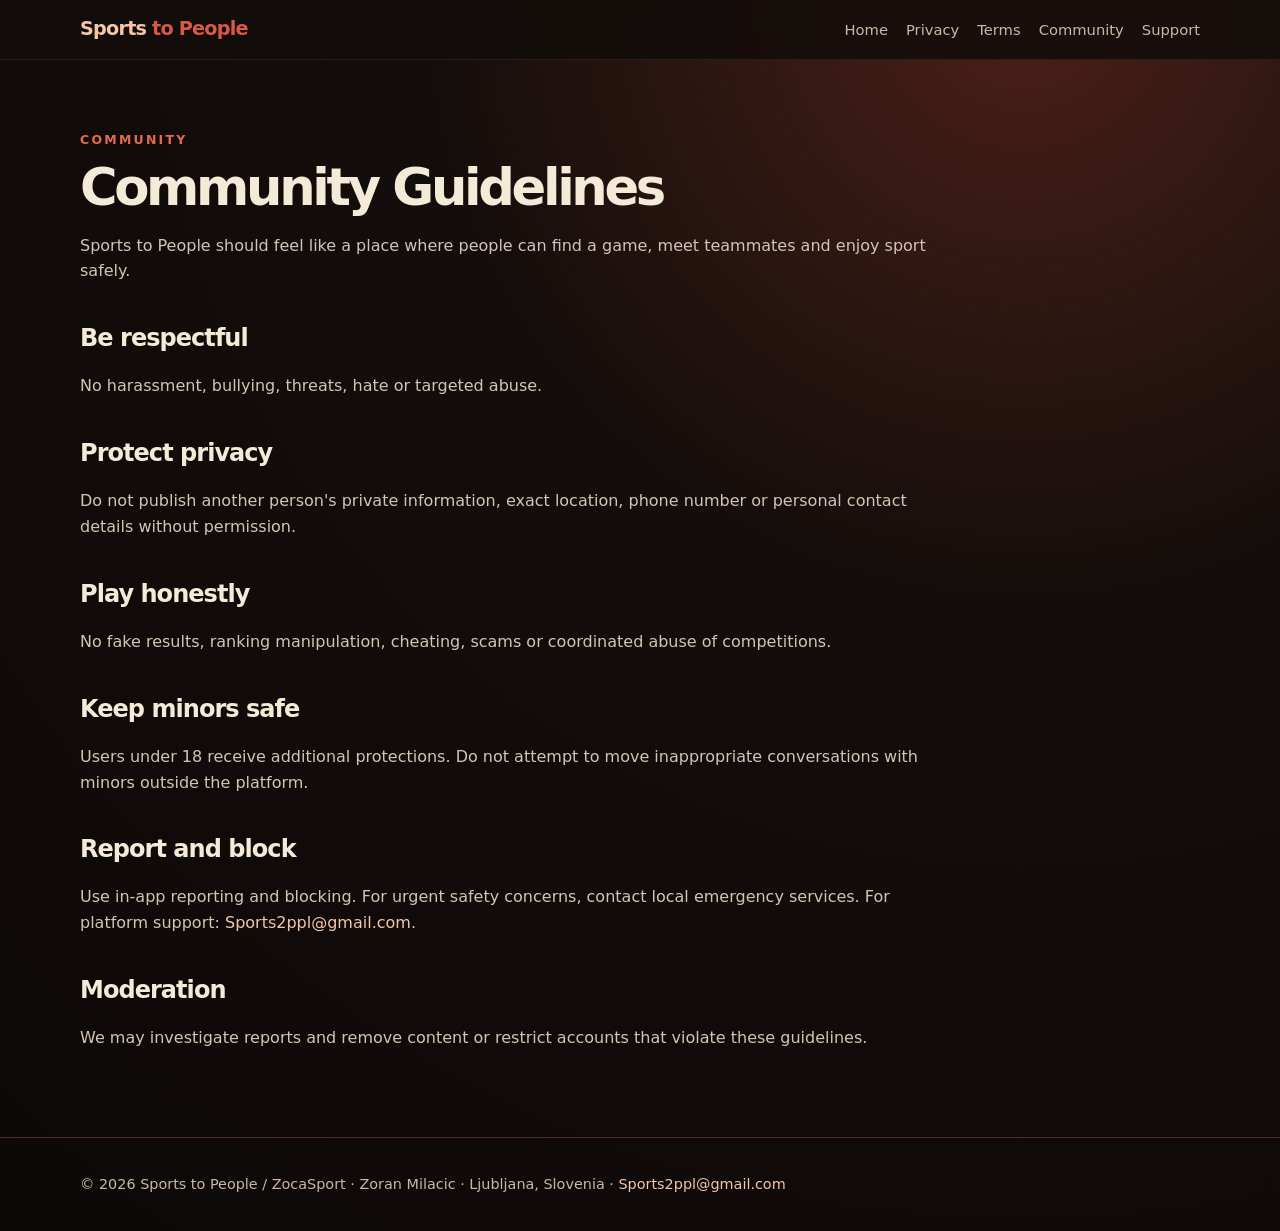
<file: community.html>
<!doctype html>
<html lang="en"><head><meta charset="utf-8"><meta name="viewport" content="width=device-width,initial-scale=1">
<title>Community Guidelines — Sports to People</title><meta name="description" content="Sports to People — We connect people on the courts.">
<link rel="stylesheet" href="style.css"></head><body>
<nav><div class="container navin"><a class="brand" href="index.html">Sports<span> to People</span></a>
<div class="navlinks"><a href="index.html">Home</a><a href="privacy.html">Privacy</a><a href="terms.html">Terms</a><a href="community.html">Community</a><a href="support.html">Support</a></div></div></nav>
<main class="container"><div class="legal"><div class="eyebrow">Community</div><h1>Community Guidelines</h1>
<p>Sports to People should feel like a place where people can find a game, meet teammates and enjoy sport safely.</p>
<h2>Be respectful</h2><p>No harassment, bullying, threats, hate or targeted abuse.</p>
<h2>Protect privacy</h2><p>Do not publish another person's private information, exact location, phone number or personal contact details without permission.</p>
<h2>Play honestly</h2><p>No fake results, ranking manipulation, cheating, scams or coordinated abuse of competitions.</p>
<h2>Keep minors safe</h2><p>Users under 18 receive additional protections. Do not attempt to move inappropriate conversations with minors outside the platform.</p>
<h2>Report and block</h2><p>Use in-app reporting and blocking. For urgent safety concerns, contact local emergency services. For platform support: <a href="mailto:Sports2ppl@gmail.com">Sports2ppl@gmail.com</a>.</p>
<h2>Moderation</h2><p>We may investigate reports and remove content or restrict accounts that violate these guidelines.</p>
</div></main>
<footer><div class="container">© 2026 Sports to People / ZocaSport · Zoran Milacic · Ljubljana, Slovenia · <a href="mailto:Sports2ppl@gmail.com">Sports2ppl@gmail.com</a></div></footer>
</body></html>
</file>
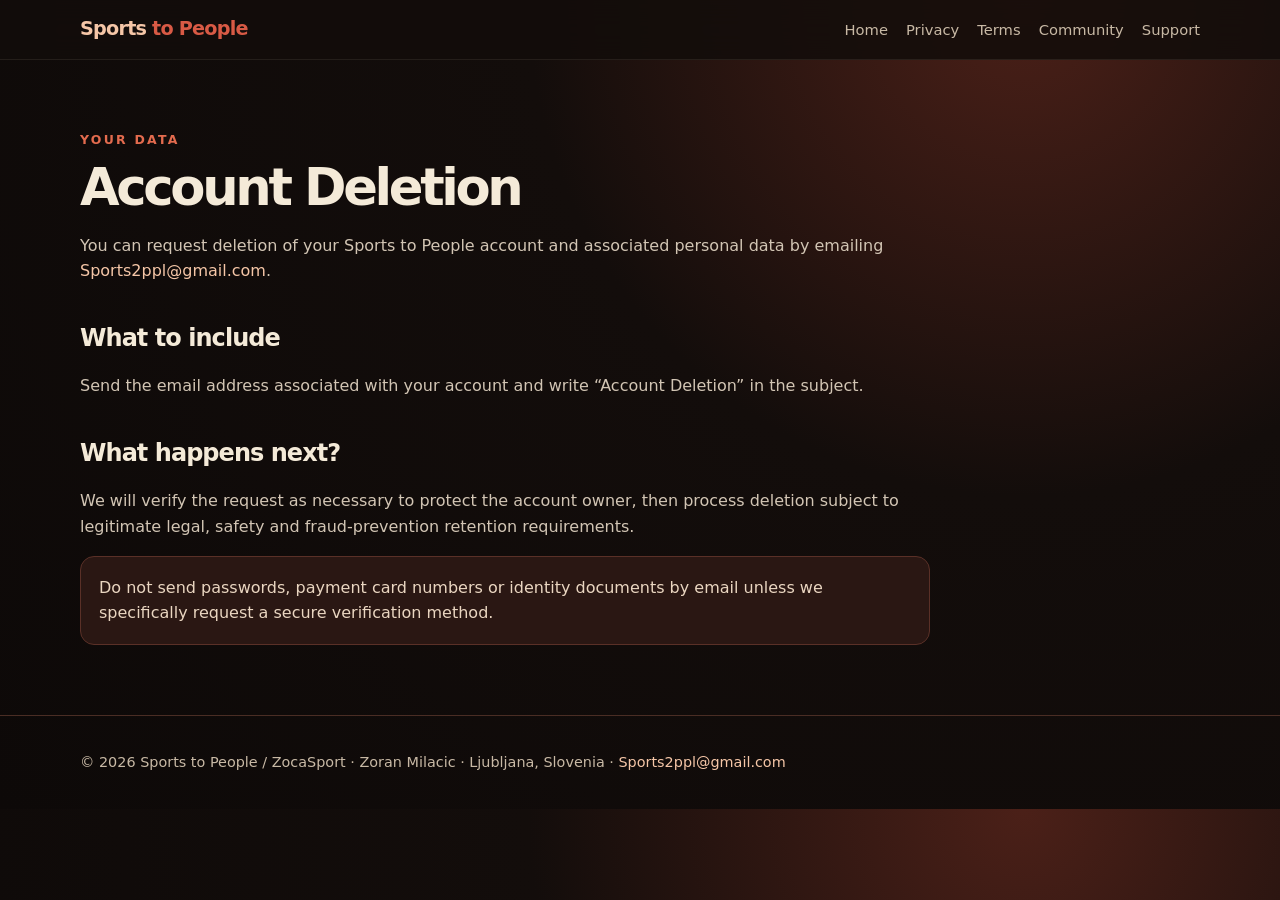
<file: delete-account.html>
<!doctype html>
<html lang="en"><head><meta charset="utf-8"><meta name="viewport" content="width=device-width,initial-scale=1">
<title>Account Deletion — Sports to People</title><meta name="description" content="Sports to People — We connect people on the courts.">
<link rel="stylesheet" href="style.css"></head><body>
<nav><div class="container navin"><a class="brand" href="index.html">Sports<span> to People</span></a>
<div class="navlinks"><a href="index.html">Home</a><a href="privacy.html">Privacy</a><a href="terms.html">Terms</a><a href="community.html">Community</a><a href="support.html">Support</a></div></div></nav>
<main class="container"><div class="legal"><div class="eyebrow">Your data</div><h1>Account Deletion</h1>
<p>You can request deletion of your Sports to People account and associated personal data by emailing <a href="mailto:Sports2ppl@gmail.com?subject=Sports%20to%20People%20Account%20Deletion">Sports2ppl@gmail.com</a>.</p>
<h2>What to include</h2><p>Send the email address associated with your account and write “Account Deletion” in the subject.</p>
<h2>What happens next?</h2><p>We will verify the request as necessary to protect the account owner, then process deletion subject to legitimate legal, safety and fraud-prevention retention requirements.</p>
<div class="notice">Do not send passwords, payment card numbers or identity documents by email unless we specifically request a secure verification method.</div>
</div></main>
<footer><div class="container">© 2026 Sports to People / ZocaSport · Zoran Milacic · Ljubljana, Slovenia · <a href="mailto:Sports2ppl@gmail.com">Sports2ppl@gmail.com</a></div></footer>
</body></html>
</file>
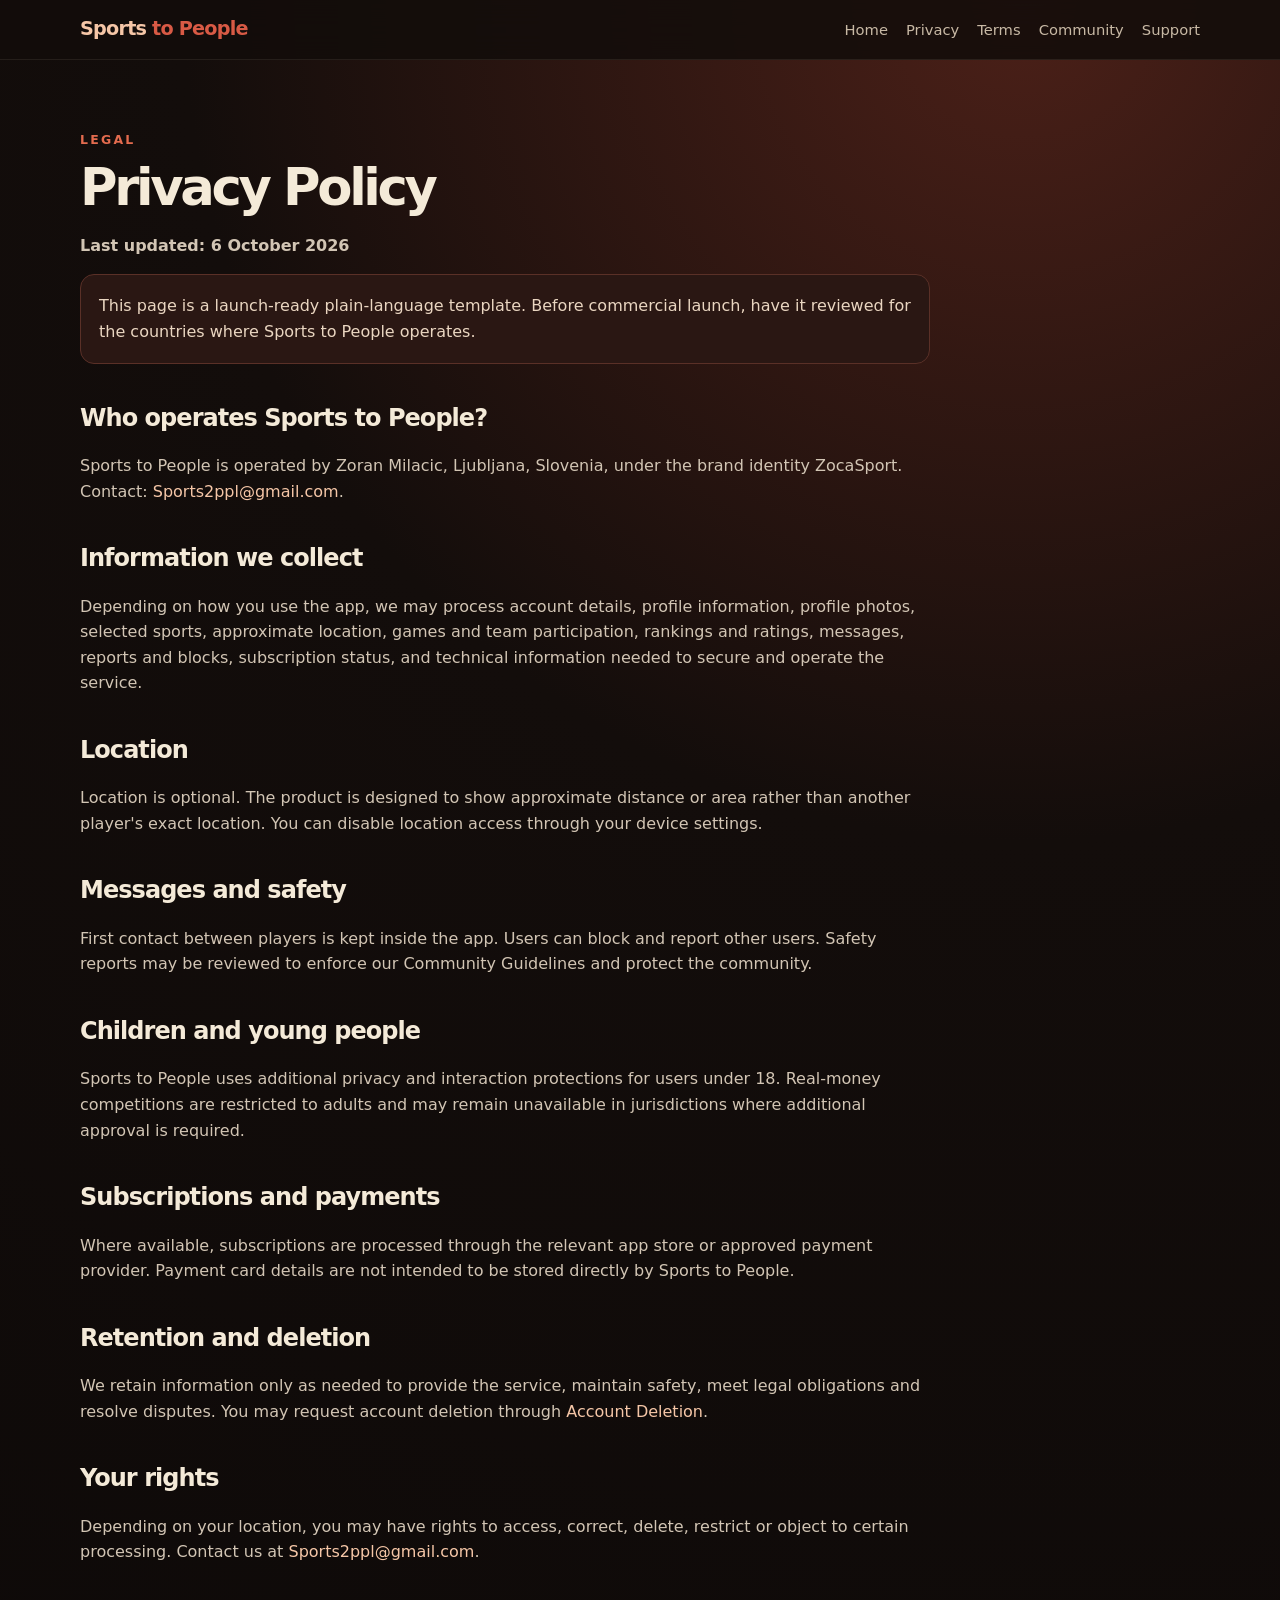
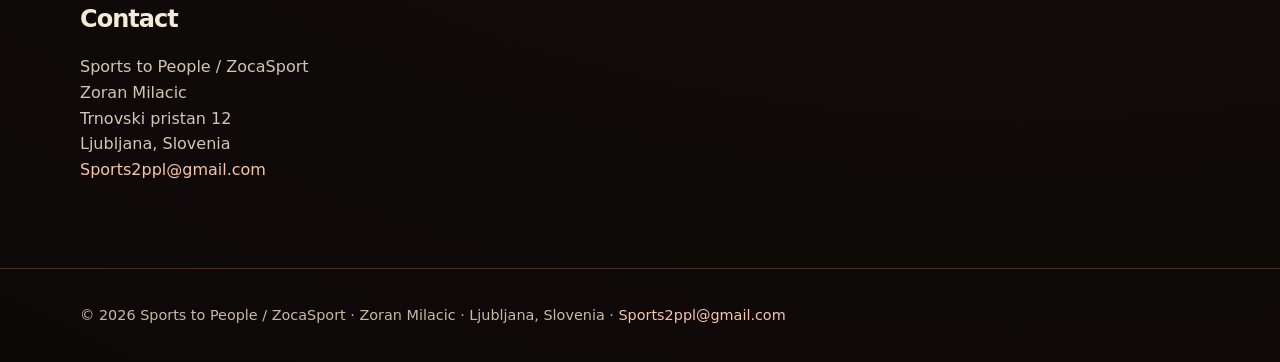
<file: privacy.html>
<!doctype html>
<html lang="en"><head><meta charset="utf-8"><meta name="viewport" content="width=device-width,initial-scale=1">
<title>Privacy Policy — Sports to People</title><meta name="description" content="Sports to People — We connect people on the courts.">
<link rel="stylesheet" href="style.css"></head><body>
<nav><div class="container navin"><a class="brand" href="index.html">Sports<span> to People</span></a>
<div class="navlinks"><a href="index.html">Home</a><a href="privacy.html">Privacy</a><a href="terms.html">Terms</a><a href="community.html">Community</a><a href="support.html">Support</a></div></div></nav>
<main class="container"><div class="legal"><div class="eyebrow">Legal</div><h1>Privacy Policy</h1>
<p><strong>Last updated: 6 October 2026</strong></p>
<div class="notice">This page is a launch-ready plain-language template. Before commercial launch, have it reviewed for the countries where Sports to People operates.</div>
<h2>Who operates Sports to People?</h2><p>Sports to People is operated by Zoran Milacic, Ljubljana, Slovenia, under the brand identity ZocaSport. Contact: <a href="mailto:Sports2ppl@gmail.com">Sports2ppl@gmail.com</a>.</p>
<h2>Information we collect</h2><p>Depending on how you use the app, we may process account details, profile information, profile photos, selected sports, approximate location, games and team participation, rankings and ratings, messages, reports and blocks, subscription status, and technical information needed to secure and operate the service.</p>
<h2>Location</h2><p>Location is optional. The product is designed to show approximate distance or area rather than another player's exact location. You can disable location access through your device settings.</p>
<h2>Messages and safety</h2><p>First contact between players is kept inside the app. Users can block and report other users. Safety reports may be reviewed to enforce our Community Guidelines and protect the community.</p>
<h2>Children and young people</h2><p>Sports to People uses additional privacy and interaction protections for users under 18. Real-money competitions are restricted to adults and may remain unavailable in jurisdictions where additional approval is required.</p>
<h2>Subscriptions and payments</h2><p>Where available, subscriptions are processed through the relevant app store or approved payment provider. Payment card details are not intended to be stored directly by Sports to People.</p>
<h2>Retention and deletion</h2><p>We retain information only as needed to provide the service, maintain safety, meet legal obligations and resolve disputes. You may request account deletion through <a href="delete-account.html">Account Deletion</a>.</p>
<h2>Your rights</h2><p>Depending on your location, you may have rights to access, correct, delete, restrict or object to certain processing. Contact us at <a href="mailto:Sports2ppl@gmail.com">Sports2ppl@gmail.com</a>.</p>
<h2>Contact</h2><p>Sports to People / ZocaSport<br>Zoran Milacic<br>Trnovski pristan 12<br>Ljubljana, Slovenia<br><a href="mailto:Sports2ppl@gmail.com">Sports2ppl@gmail.com</a></p>
</div></main>
<footer><div class="container">© 2026 Sports to People / ZocaSport · Zoran Milacic · Ljubljana, Slovenia · <a href="mailto:Sports2ppl@gmail.com">Sports2ppl@gmail.com</a></div></footer>
</body></html>
</file>
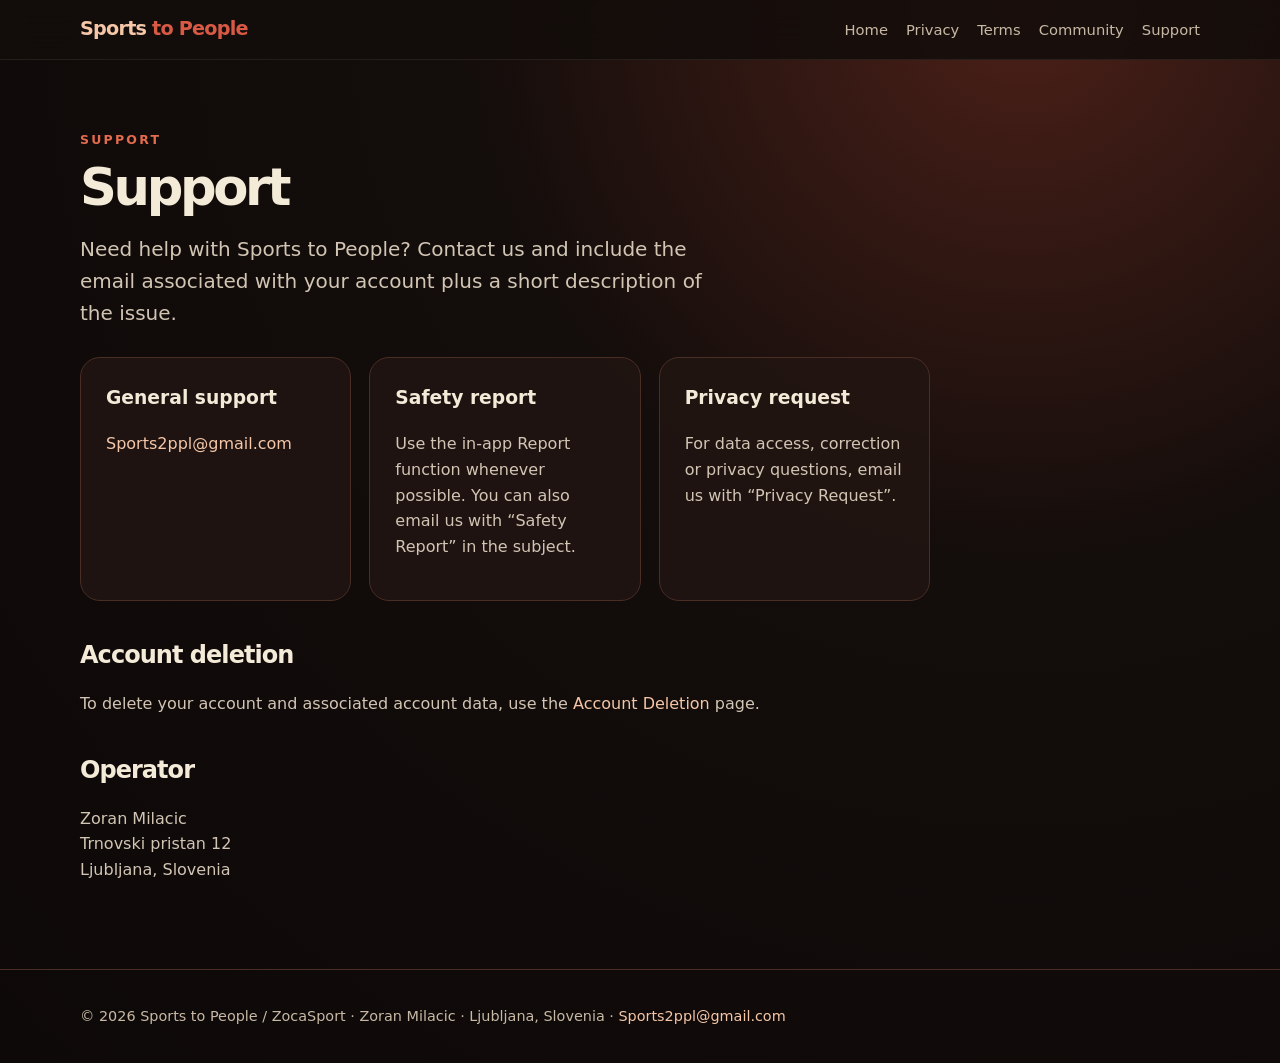
<file: support.html>
<!doctype html>
<html lang="en"><head><meta charset="utf-8"><meta name="viewport" content="width=device-width,initial-scale=1">
<title>Support — Sports to People</title><meta name="description" content="Sports to People — We connect people on the courts.">
<link rel="stylesheet" href="style.css"></head><body>
<nav><div class="container navin"><a class="brand" href="index.html">Sports<span> to People</span></a>
<div class="navlinks"><a href="index.html">Home</a><a href="privacy.html">Privacy</a><a href="terms.html">Terms</a><a href="community.html">Community</a><a href="support.html">Support</a></div></div></nav>
<main class="container"><div class="legal"><div class="eyebrow">Support</div><h1>Support</h1>
<p class="lead">Need help with Sports to People? Contact us and include the email associated with your account plus a short description of the issue.</p>
<div class="grid">
<div class="card"><h3>General support</h3><p><a href="mailto:Sports2ppl@gmail.com">Sports2ppl@gmail.com</a></p></div>
<div class="card"><h3>Safety report</h3><p>Use the in-app Report function whenever possible. You can also email us with “Safety Report” in the subject.</p></div>
<div class="card"><h3>Privacy request</h3><p>For data access, correction or privacy questions, email us with “Privacy Request”.</p></div>
</div>
<h2>Account deletion</h2><p>To delete your account and associated account data, use the <a href="delete-account.html">Account Deletion</a> page.</p>
<h2>Operator</h2><p>Zoran Milacic<br>Trnovski pristan 12<br>Ljubljana, Slovenia</p>
</div></main>
<footer><div class="container">© 2026 Sports to People / ZocaSport · Zoran Milacic · Ljubljana, Slovenia · <a href="mailto:Sports2ppl@gmail.com">Sports2ppl@gmail.com</a></div></footer>
</body></html>
</file>
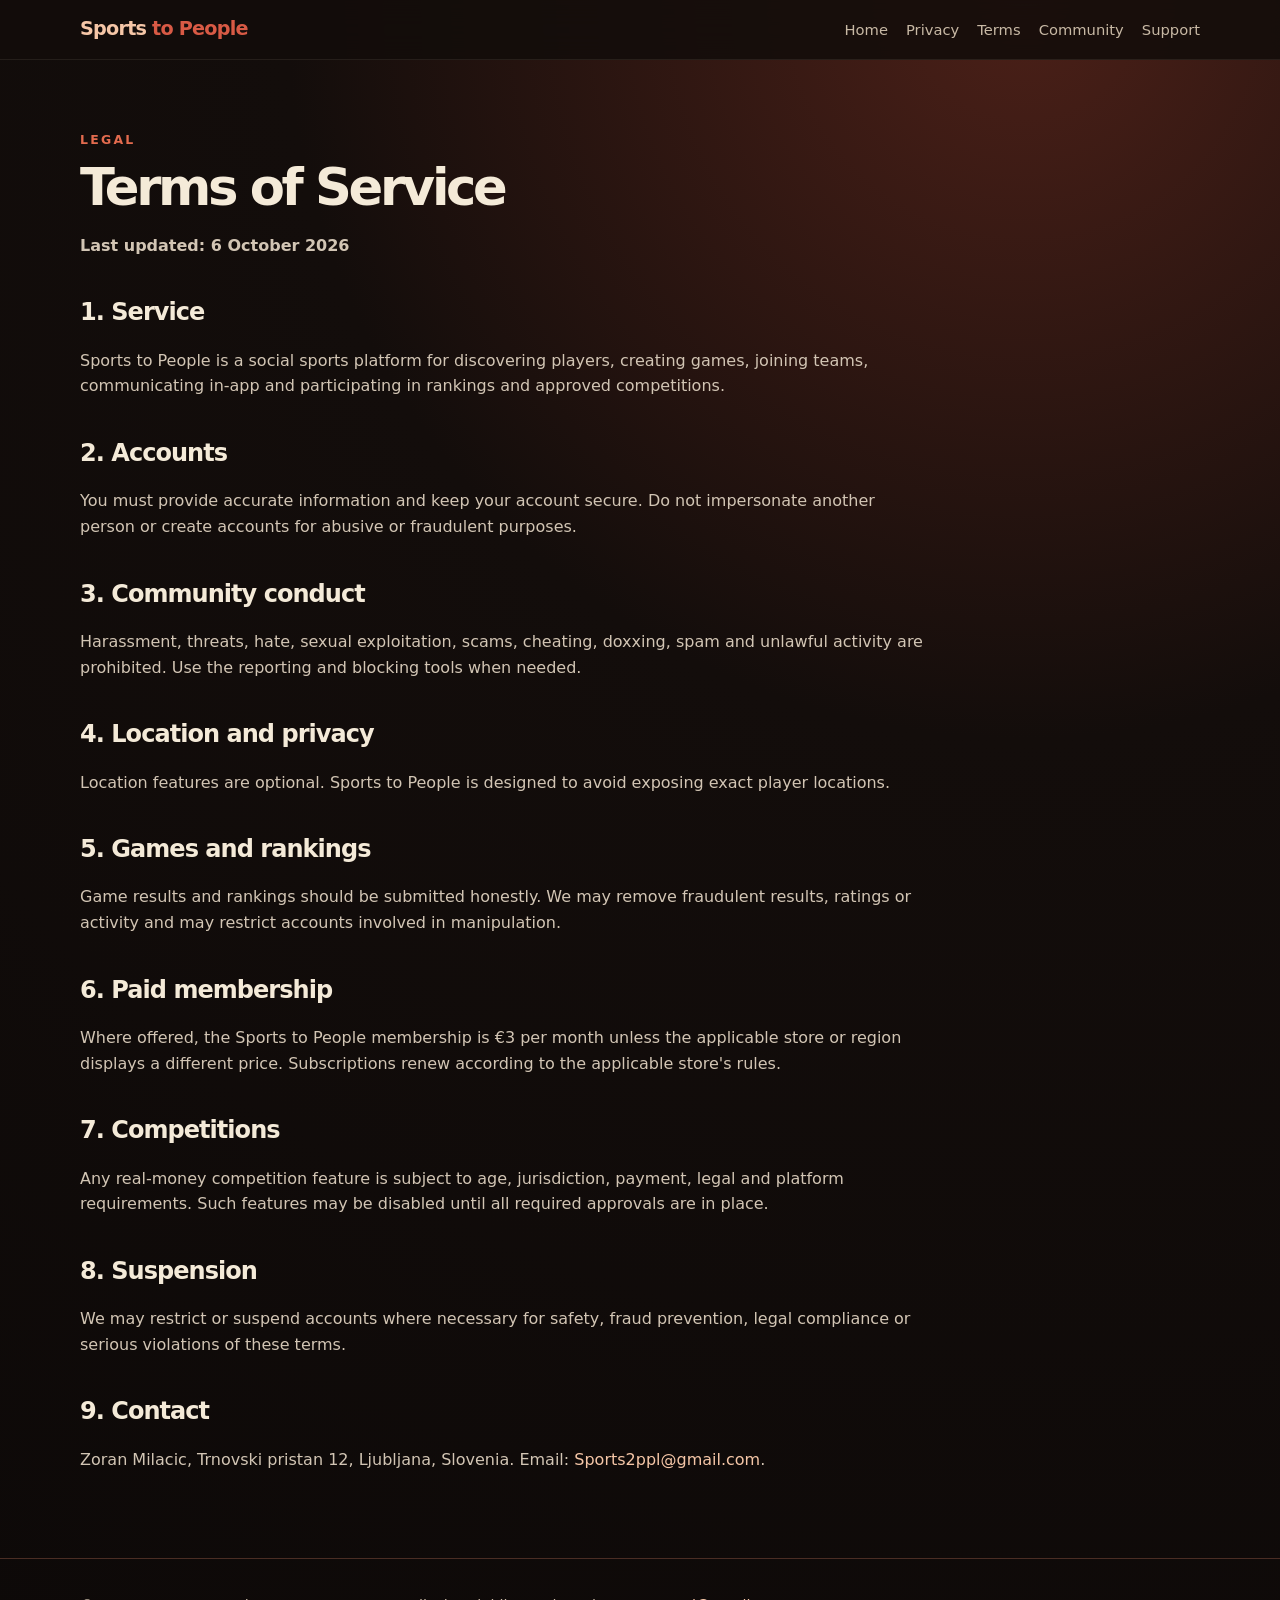
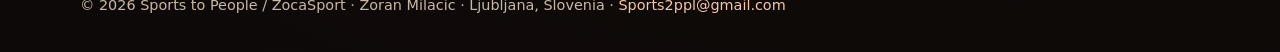
<file: terms.html>
<!doctype html>
<html lang="en"><head><meta charset="utf-8"><meta name="viewport" content="width=device-width,initial-scale=1">
<title>Terms of Service — Sports to People</title><meta name="description" content="Sports to People — We connect people on the courts.">
<link rel="stylesheet" href="style.css"></head><body>
<nav><div class="container navin"><a class="brand" href="index.html">Sports<span> to People</span></a>
<div class="navlinks"><a href="index.html">Home</a><a href="privacy.html">Privacy</a><a href="terms.html">Terms</a><a href="community.html">Community</a><a href="support.html">Support</a></div></div></nav>
<main class="container"><div class="legal"><div class="eyebrow">Legal</div><h1>Terms of Service</h1>
<p><strong>Last updated: 6 October 2026</strong></p>
<h2>1. Service</h2><p>Sports to People is a social sports platform for discovering players, creating games, joining teams, communicating in-app and participating in rankings and approved competitions.</p>
<h2>2. Accounts</h2><p>You must provide accurate information and keep your account secure. Do not impersonate another person or create accounts for abusive or fraudulent purposes.</p>
<h2>3. Community conduct</h2><p>Harassment, threats, hate, sexual exploitation, scams, cheating, doxxing, spam and unlawful activity are prohibited. Use the reporting and blocking tools when needed.</p>
<h2>4. Location and privacy</h2><p>Location features are optional. Sports to People is designed to avoid exposing exact player locations.</p>
<h2>5. Games and rankings</h2><p>Game results and rankings should be submitted honestly. We may remove fraudulent results, ratings or activity and may restrict accounts involved in manipulation.</p>
<h2>6. Paid membership</h2><p>Where offered, the Sports to People membership is €3 per month unless the applicable store or region displays a different price. Subscriptions renew according to the applicable store's rules.</p>
<h2>7. Competitions</h2><p>Any real-money competition feature is subject to age, jurisdiction, payment, legal and platform requirements. Such features may be disabled until all required approvals are in place.</p>
<h2>8. Suspension</h2><p>We may restrict or suspend accounts where necessary for safety, fraud prevention, legal compliance or serious violations of these terms.</p>
<h2>9. Contact</h2><p>Zoran Milacic, Trnovski pristan 12, Ljubljana, Slovenia. Email: <a href="mailto:Sports2ppl@gmail.com">Sports2ppl@gmail.com</a>.</p>
</div></main>
<footer><div class="container">© 2026 Sports to People / ZocaSport · Zoran Milacic · Ljubljana, Slovenia · <a href="mailto:Sports2ppl@gmail.com">Sports2ppl@gmail.com</a></div></footer>
</body></html>
</file>
<file: style.css>
:root{
  --bg:#130d0b; --panel:#211512; --panel2:#2b1a15; --red:#8e1f1f;
  --red2:#b62b2b; --cream:#f4ead8; --muted:#c8b9a5; --line:#4a2d24;
}
*{box-sizing:border-box}
html{scroll-behavior:smooth}
body{margin:0;background:radial-gradient(circle at 80% 0%,#4b2018 0,#130d0b 38%,#0d0908 100%);color:var(--cream);font-family:Inter,ui-sans-serif,system-ui,-apple-system,BlinkMacSystemFont,"Segoe UI",sans-serif;line-height:1.6}
a{color:#f5c6a7;text-decoration:none} a:hover{text-decoration:underline}
.container{width:min(1120px,92%);margin:auto}
nav{position:sticky;top:0;z-index:10;background:rgba(19,13,11,.88);backdrop-filter:blur(14px);border-bottom:1px solid rgba(244,234,216,.08)}
.navin{display:flex;align-items:center;justify-content:space-between;padding:14px 0}
.brand{font-weight:900;letter-spacing:-.04em;font-size:1.2rem}.brand span{color:#d85a45}
.navlinks{display:flex;gap:18px;font-size:.92rem}.navlinks a{color:var(--muted)}
.hero{padding:92px 0 76px;display:grid;grid-template-columns:1.15fr .85fr;gap:50px;align-items:center}
.eyebrow{color:#e36b4e;text-transform:uppercase;letter-spacing:.18em;font-weight:800;font-size:.78rem}
h1{font-size:clamp(3rem,7vw,6.2rem);line-height:.92;letter-spacing:-.065em;margin:14px 0 22px}
h1 span{color:#c94035}.lead{font-size:1.25rem;color:var(--muted);max-width:650px}
.cta{display:inline-block;background:linear-gradient(135deg,var(--red2),#6e1717);padding:14px 22px;border-radius:14px;color:#fff;font-weight:800;margin-top:20px;box-shadow:0 12px 35px rgba(182,43,43,.22)}
.logoCard{background:linear-gradient(145deg,#2d1914,#160d0b);border:1px solid var(--line);border-radius:28px;padding:26px;box-shadow:0 30px 80px rgba(0,0,0,.35)}
.logoCard img{width:100%;display:block;border-radius:20px}
section{padding:76px 0}h2{font-size:2.2rem;letter-spacing:-.04em;margin:0 0 12px} .sectionlead{color:var(--muted);max-width:720px}
.grid{display:grid;grid-template-columns:repeat(3,1fr);gap:18px;margin-top:28px}
.card{background:rgba(33,21,18,.82);border:1px solid var(--line);padding:25px;border-radius:20px}.card h3{margin-top:0}.card p{color:var(--muted)}
.pill{display:inline-block;padding:6px 10px;border-radius:999px;background:#321b16;color:#e8c7aa;font-size:.78rem;margin:4px}
footer{border-top:1px solid var(--line);padding:35px 0;color:var(--muted);font-size:.9rem}
.legal{max-width:850px;padding:70px 0}.legal h1{font-size:3.2rem}.legal h2{font-size:1.5rem;margin-top:35px}.legal p,.legal li{color:#d2c5b4}
.notice{background:#2a1713;border:1px solid #5a3027;padding:18px;border-radius:14px;color:#ead6c1}
@media(max-width:800px){.hero{grid-template-columns:1fr;padding-top:58px}.grid{grid-template-columns:1fr}.navlinks{display:none}}
</file>
